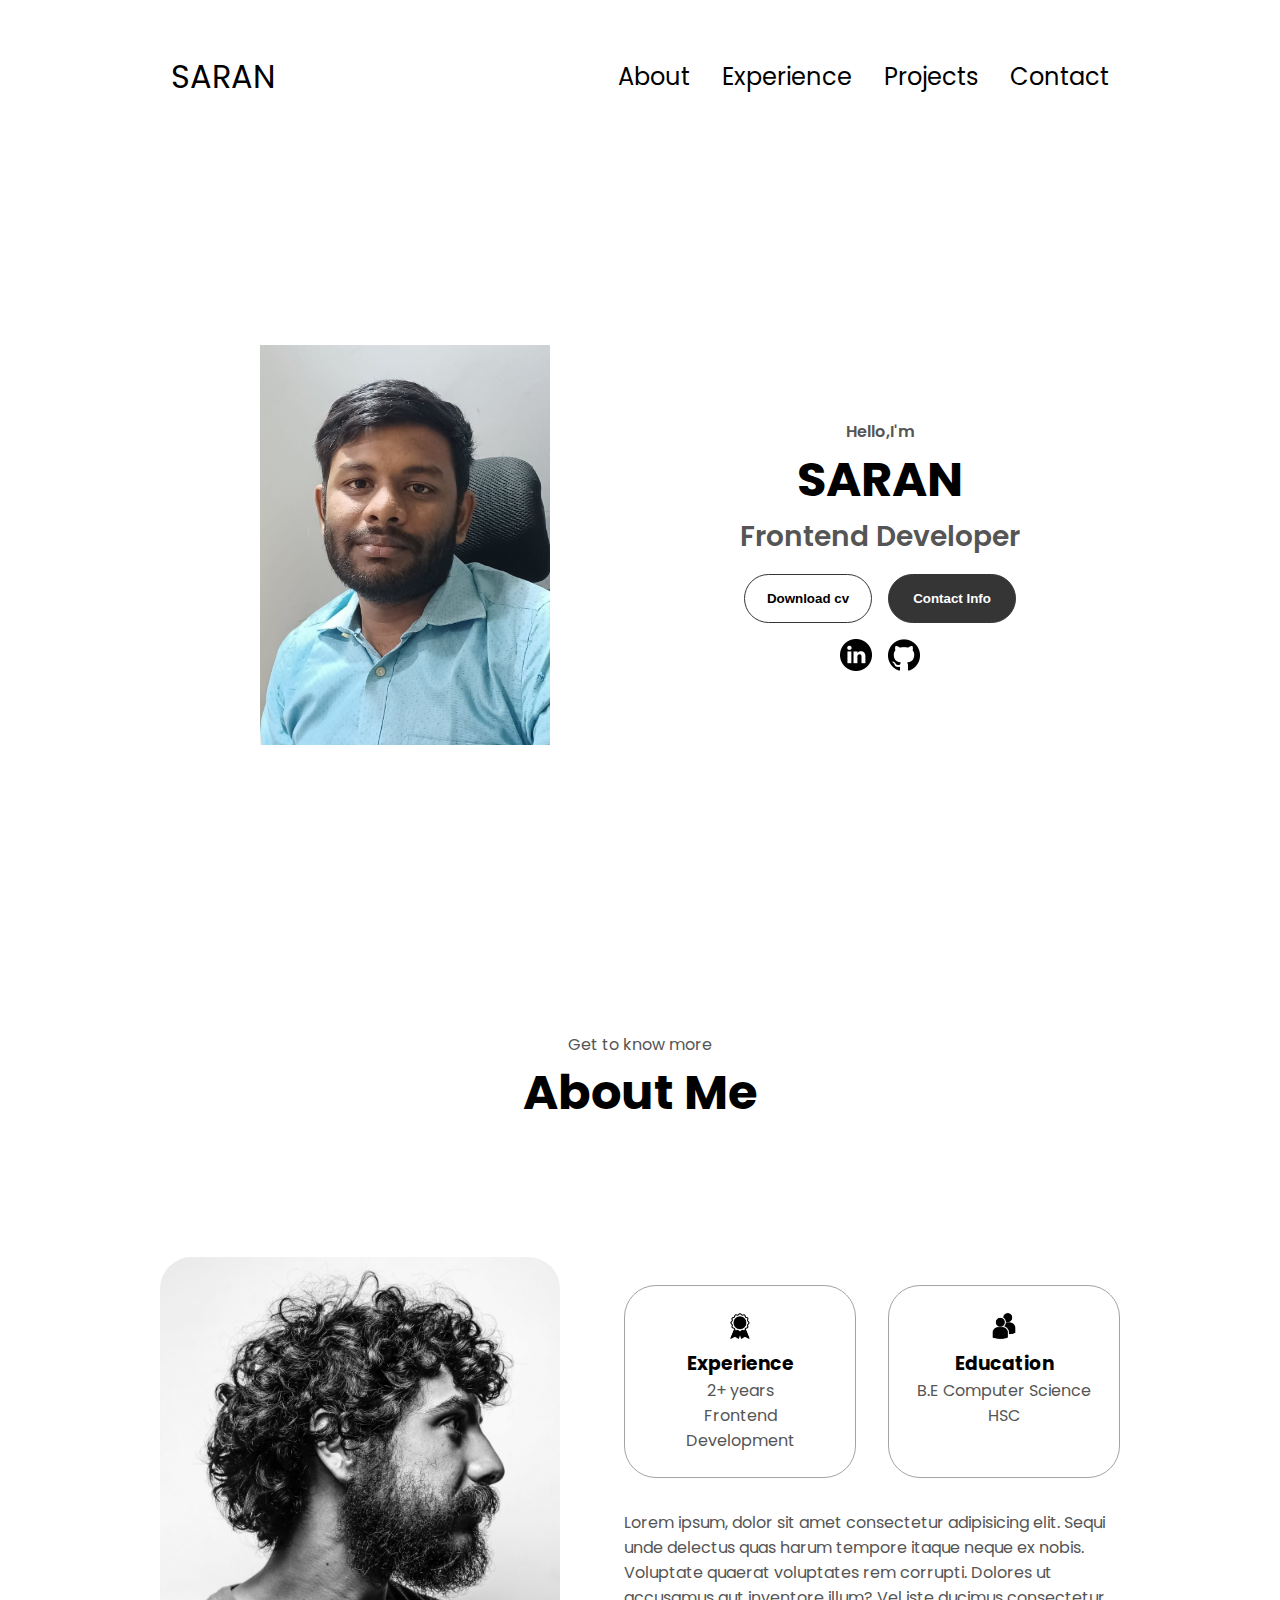
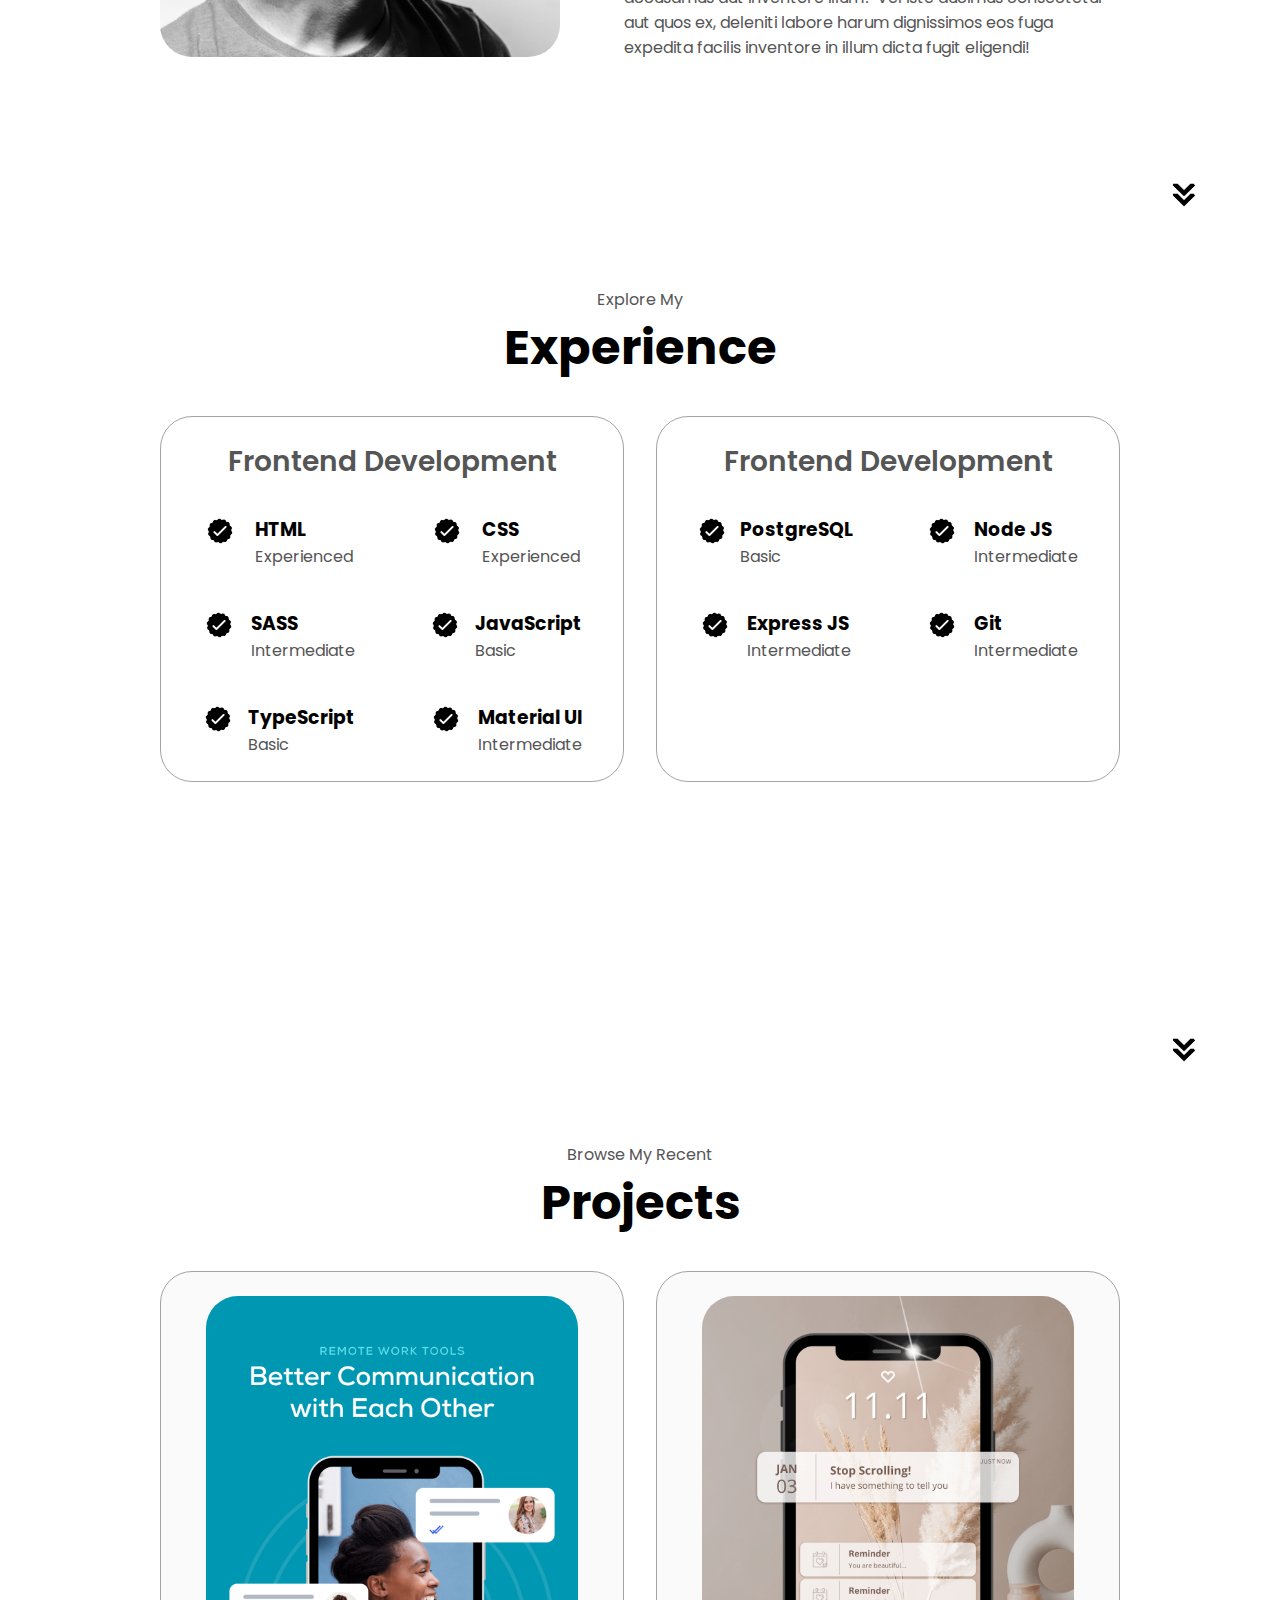
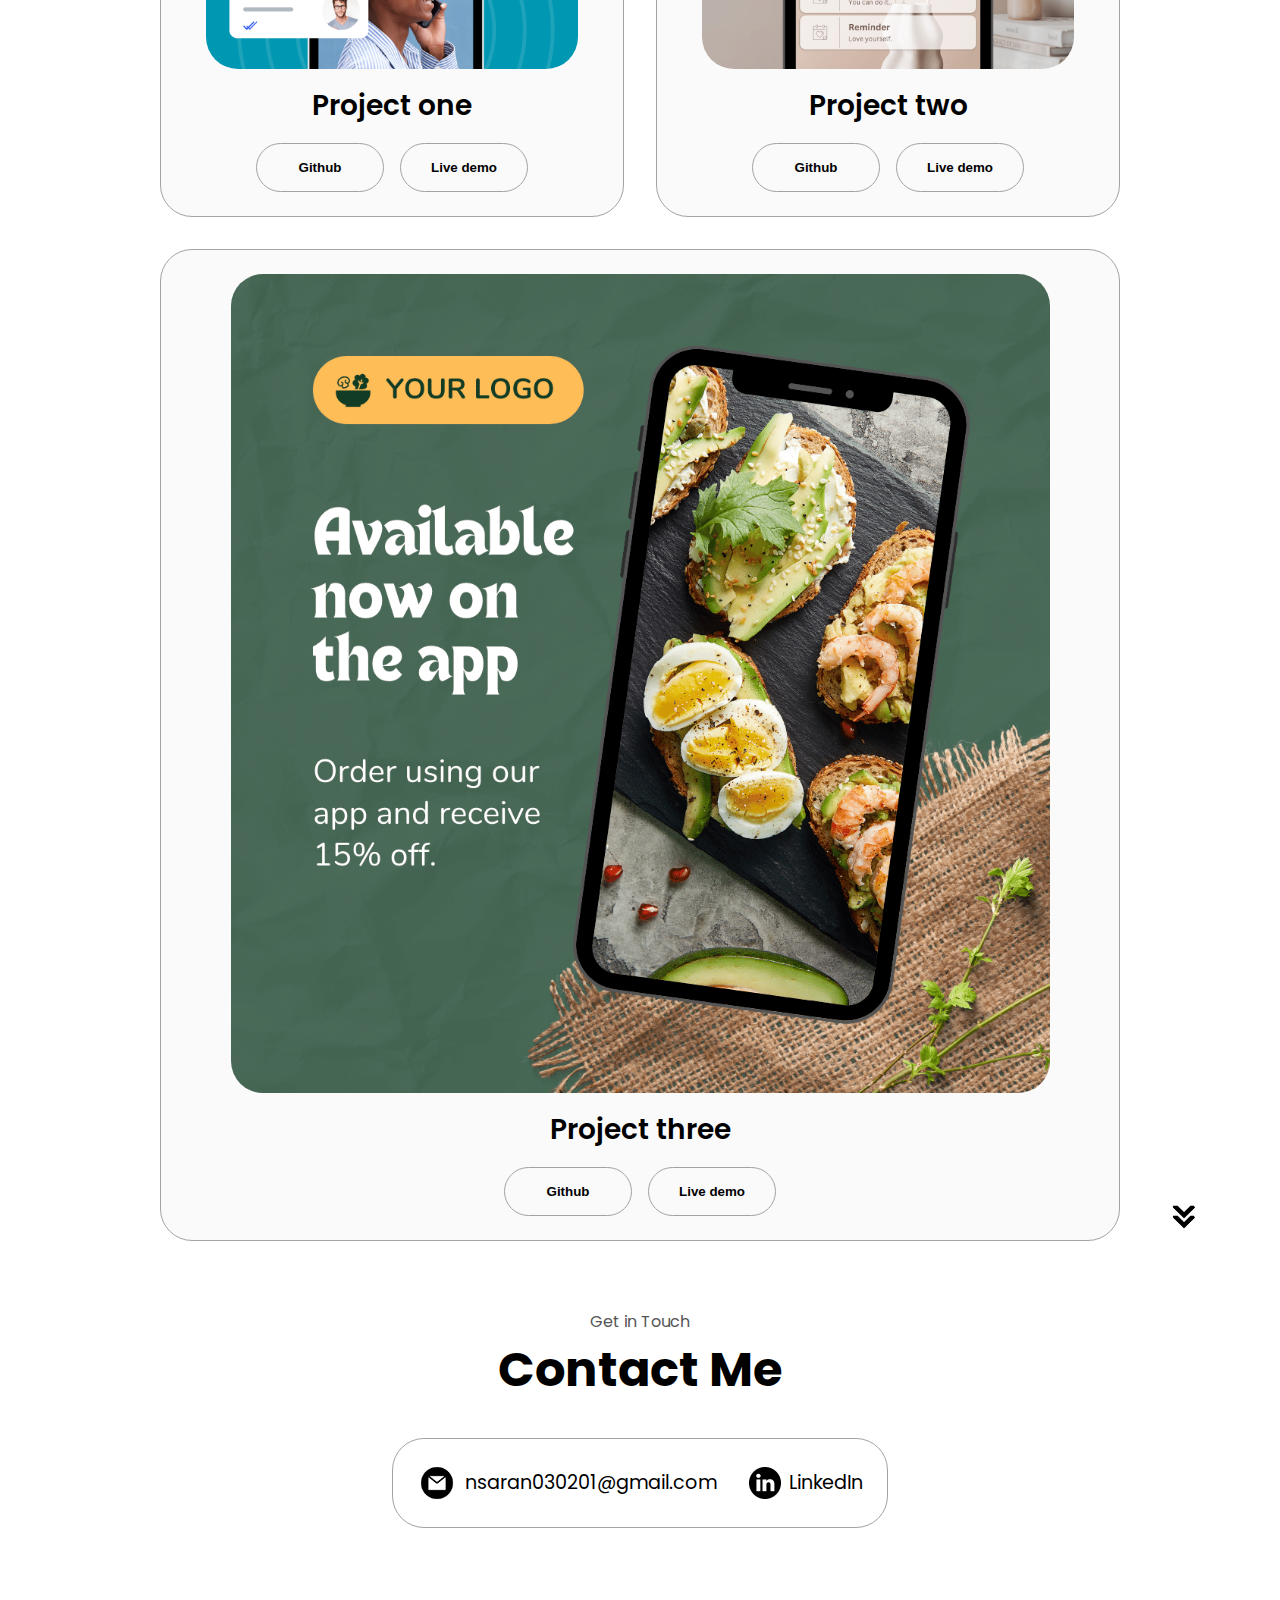
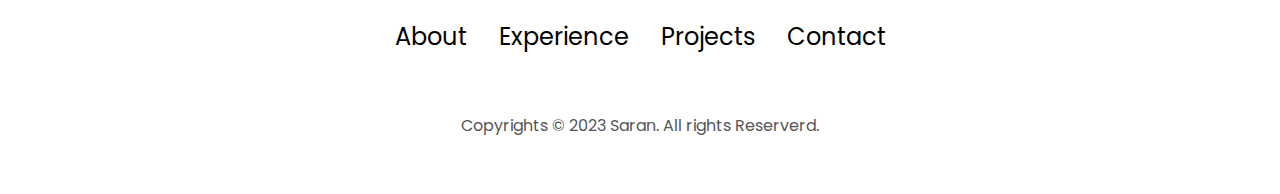
<file: index.html>
<!DOCTYPE html>
<html lang="en">
<head>
    <meta charset="UTF-8">
    <meta name="viewport" content="width=device-width, initial-scale=1.0">
    <title>My Portfolio</title>
    <link rel="stylesheet" href="../assets/style.css">
    <link rel="stylesheet" href="../assets/mediaqueries.css">
</head>
<body>
    <nav id="desktop-nav">
        <div class="logo">SARAN</div>
        <div>
            <ul class="nav-links">
                <li><a href="#about">About</a></li>
                <li><a href="#experience">Experience</a></li>
                <li><a href="#projects">Projects</a></li>
                <li><a href="#contact">Contact</a></li>
            </ul>
        </div>
     </nav>
    <nav id="hamburger-nav">
    <div class="logo">SARAN</div>
    <div class="hamburger-menu">
        <div class="hamburger-icon" onclick="toggleMenu()">
        <span></span>
        <span></span>
        <span></span>
        </div> 
        <div class="menu-links">
            <li><a href="#about" onclick="toggleMenu()">About</a></li>
            <li><a href="#experience" onclick="toggleMenu()">Experience</a></li>
            <li><a href="#projects" onclick="toggleMenu()">Projects</a></li>
            <li><a href="#contact" onclick="toggleMenu()">Contact</a></li>

        </div>     
    </div>

    </nav>
    <section id="profile">
        <div class="section__pic-container">
            <img src="./assets/background 2.jpeg" alt="SARAN profile picture">
        </div>
        <div class="section__text">
            <p class="section__text__p1">Hello,I'm</p>
            <h1 class="title">SARAN</h1>
            <p class="section__text__p2">Frontend Developer</p>
            <div class="btn-container">
                <button class="btn btn-color-2"onclick="window.open('../assets/resyme.pdf')">Download cv</button>
                <button class="btn btn-color-1"onclick="location.href='./#contact'">Contact Info</button>
            </div>
            <div id="socials-container">
                <img src="./assets/linkedin.png"
                alt="MyLinkedIn Profile"
                class="icon" onclick="location.href='https://linkedin.com/in/sarann3101'"/>

                <img src="./assets/github.png"
                alt="My Github Profile"
                class="icon" onclick="location.href='https://github.com/saran-narayana/'"/>
            </div>

        </div> 

    </section>
    <section id="about">
        <p class="section__text__p1">Get to know more</p>
        <h1 class="title">About Me</h1>
        <div class="section-container">
        <div class="section__pic-container">
            <img src="./assets/about-pic.png" 
            alt="Profile picture" 
            class="about-pic"
            />
            </div>
            <div class="about-details-container">
                <div class="about-containers">
                    <div class="details-container">
                        <img 
                        src="./assets/experience.png"
                        alt="Experience icon"
                        class="icon"/>
                        <h3>Experience</h3>
                        <p>2+ years <br>Frontend Development</p>
                    </div>
                    <div class="details-container">
                        <img src="./assets/education.png"
                        alt="Education icon"
                        class="icon"/>
                        <h3>Education</h3>
                        <p>B.E Computer Science <br /> HSC </p>
                    </div>
                </div>
                <div class="text-container">
                    <p>Lorem ipsum, dolor sit amet consectetur adipisicing elit. 
                        Sequi unde delectus quas harum tempore itaque neque ex nobis. 
                        Voluptate quaerat voluptates rem corrupti. 
                        Dolores ut accusamus aut inventore illum? 
                        Vel iste ducimus consectetur aut quos ex, 
                        deleniti labore harum dignissimos eos fuga expedita facilis inventore in illum dicta fugit eligendi!</p>
                </div>

            </div>

        </div>
        <img src="./assets/arrow.png" 
        alt="Arrow icon" 
        class="icon arrow"
        onclick="location.href='./#experience'"/>
    </section>
    <section id="experience">
        <p class="section__text__p1">Explore My</p>
        <h1 class="title">Experience</h1>
        <div class="experience-details-container">
          <div class="about-containers">
            <div class="details-container">
              <h2 class="experience-sub-title">Frontend Development</h2>
              <div class="article-container">
                <article>
                  <img
                    src="./assets/checkmark.png"
                    alt="Experience icon"
                    class="icon"
                  />
                  <div>
                    <h3>HTML</h3>
                    <p>Experienced</p>
                  </div>
                </article>
                <article>
                  <img
                    src="./assets/checkmark.png"
                    alt="Experience icon"
                    class="icon"
                  />
                  <div>
                    <h3>CSS</h3>
                    <p>Experienced</p>
                  </div>
                </article>
                <article>
                  <img
                    src="./assets/checkmark.png"
                    alt="Experience icon"
                    class="icon"
                  />
                  <div>
                    <h3>SASS</h3>
                    <p>Intermediate</p>
                  </div>
                </article>
                <article>
                  <img
                    src="./assets/checkmark.png"
                    alt="Experience icon"
                    class="icon"
                  />
                  <div>
                    <h3>JavaScript</h3>
                    <p>Basic</p>
                  </div>
                </article>
                <article>
                  <img
                    src="./assets/checkmark.png"
                    alt="Experience icon"
                    class="icon"
                  />
                  <div>
                    <h3>TypeScript</h3>
                    <p>Basic</p>
                  </div>
                </article>
                <article>
                  <img
                    src="./assets/checkmark.png"
                    alt="Experience icon"
                    class="icon"
                  />
                  <div>
                    <h3>Material UI</h3>
                    <p>Intermediate</p>
                  </div>
                </article>
              </div>
            </div>
            <div class="details-container">
              <h2 class="experience-sub-title">Frontend Development</h2>
              <div class="article-container">
                <article>
                  <img
                    src="./assets/checkmark.png"
                    alt="Experience icon"
                    class="icon"
                  />
                  <div>
                    <h3>PostgreSQL</h3>
                    <p>Basic</p>
                  </div>
                </article>
                <article>
                  <img
                    src="./assets/checkmark.png"
                    alt="Experience icon"
                    class="icon"
                  />
                  <div>
                    <h3>Node JS</h3>
                    <p>Intermediate</p>
                  </div>
                </article>
                <article>
                  <img
                    src="./assets/checkmark.png"
                    alt="Experience icon"
                    class="icon"
                  />
                  <div>
                    <h3>Express JS</h3>
                    <p>Intermediate</p>
                  </div>
                </article>
                <article>
                  <img
                    src="./assets/checkmark.png"
                    alt="Experience icon"
                    class="icon"
                  />
                  <div>
                    <h3>Git</h3>
                    <p>Intermediate</p>
                  </div>
                </article>
              </div>
            </div>
          </div>
        </div>
        <img
          src="./assets/arrow.png"
          alt="Arrow icon"
          class="icon arrow"
          onclick="location.href='./#projects'"/>
    </section>
    <section id="projects">
    <p class="section__text__p1">Browse My Recent</p>
    <h1 class="title">Projects</h1>
     <div class="experience-details-container">
      <div class="about-containers">
     <div class="details-container color-container">
      <div class="article-container">
        <img src="./assets/project-1.png" 
        alt="Project 1" 
        class="project-img"/>
      </div>
      <h2 class="experience-sub-title project-title">Project one</h2>
      <div class="btn-container">
        <button class="btn btn-color-2 project-btn"
        onclick="location.href='https://github.com/'"> Github
      </button>

      <button class="btn btn-color-2 project-btn"
      onclick="location.href='https://github.com/'"> Live demo
    </button>
      </div>
     </div>
     <div class="details-container color-container">
      <div class="article-container">
        <img src="./assets/project-2.png" 
        alt="Project 2" 
        class="project-img"/>
      </div>
      <h2 class="experience-sub-title project-title">Project two</h2>
      <div class="btn-container">
        <button class="btn btn-color-2 project-btn"
        onclick="location.href='https://github.com/'"> Github
      </button>

      <button class="btn btn-color-2 project-btn"
      onclick="location.href='https://github.com/'"> Live demo
    </button>
      </div>
     </div>
     <div class="details-container color-container">
      <div class="article-container">
        <img src="./assets/project-3.png" 
        alt="Project 3" 
        class="project-img"/>
      </div>
      <h2 class="experience-sub-title project-title">Project three</h2>
      <div class="btn-container">
        <button class="btn btn-color-2 project-btn"
        onclick="location.href='https://github.com/'"> Github
      </button>

      <button class="btn btn-color-2 project-btn"
      onclick="location.href='https://github.com/'"> Live demo
    </button>
      </div>
     </div>
     </div>
    </div> 
    <img src="./assets/arrow.png"
    alt="Arrow icon"
    class="icon arrow"
    onclick="location.href='./#projects'"/>

    </section>
    <section id="contact">
      <p class="section__text__p1">Get in Touch</p>
      <h1 class="title">Contact Me</h1>
      <div class="contact-info-upper-container">
        <div class="contact-info-container">
          <img
            src="./assets/email.png"
            alt="Email icon"
            class="icon contact-icon email-icon"
          />
          <p><a href="mailto:nsaran030201@gmail.com">nsaran030201@gmail.com</a></p>
        </div>
        <div class="contact-info-container">
          <img
            src="./assets/linkedin.png"
            alt="LinkedIn icon"
            class="icon contact-icon"
          />
          <p><a href="https://www.linkedin.com">LinkedIn</a></p>
        </div>
      </div>

    </section>

    <footer>
      <nav>
        <div class="nav-links-container">
          <ul class="nav-links">
            <li><a href="#about">About</a></li>
            <li><a href="#experience">Experience</a></li>
            <li><a href="#projects">Projects</a></li>
            <li><a href="#contact">Contact</a></li>
          </ul>
        </div>
      </nav>
      <p>Copyrights &#169; 2023 Saran. All rights Reserverd.</p>
    </footer>

    <script src="./assets/script.js"></script>
  </body>
</html>
</file>
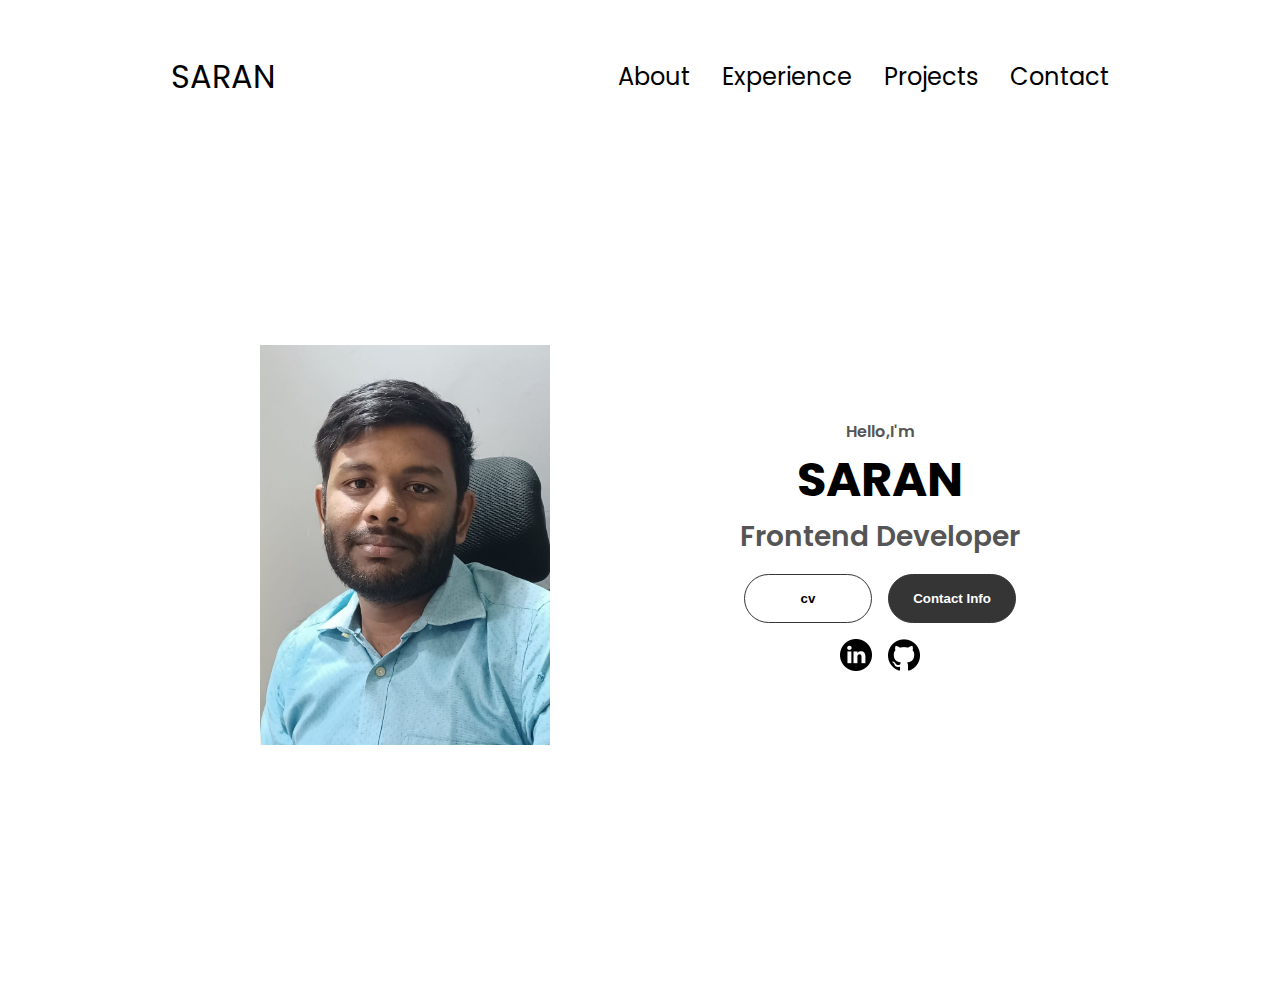
<file: assets/index.html>
<!DOCTYPE html>
<html lang="en">
<head>
    <meta charset="UTF-8">
    <meta name="viewport" content="width=device-width, initial-scale=1.0">
    <title>My Portfolio</title>
    <link rel="stylesheet" href="style.css">
    <link rel="stylesheet" href="mediaqueries.css">
</head>
<body>
    <nav id="desktop-nav">
        <div class="logo">SARAN</div>
        <div>
            <ul class="nav-links">
                <li><a href="#About">About</a></li>
                <li><a href="#Experience">Experience</a></li>
                <li><a href="#Projects">Projects</a></li>
                <li><a href="#Contact">Contact</a></li>
            </ul>
        </div>
    </nav>
    <nav id="hamburger-nav">
    <div class="logo">SARAN</div>
    <div class="hamburger-menu">
        <div class="hamburger-icon" onclick="toggleMenu()">
        <span></span>
        <span></span>
        <span></span>
        </div> 
        <div class="menu-links">
            <li><a href="#About" onclick="toggleMenu()">About</a></li>
            <li><a href="#Experience" onclick="toggleMenu()">Experience</a></li>
            <li><a href="#Projects" onclick="toggleMenu()">Projects</a></li>
            <li><a href="#Contact" onclick="toggleMenu()">Contact</a></li>

        </div>     
    </div>

    </nav>
    <section id="profile">
        <div class="section__pic-container">
            <img src="background 2.jpeg" alt="SARAN profile picture">

        </div>
        <div class="section__text">
            <p class="section__text__p1">Hello,I'm</p>
            <h1 class="title">SARAN</h1>
            <p class="section__text__p2">Frontend Developer</p>
            <div class="btn-container">
                <button class="btn btn-color-2"onclick="window.open('../assets/resyme.pdf')"> cv</button>
                <button class="btn btn-color-1"onclick="location.href='./#contact'">Contact Info</button>
            </div>
            <div id="socials-container">
                <img src="./linkedin.png"
                alt="MyLinkedIn Profile"
                class="icon" onclick="location.href='https://linkedin.com/'"/>

                <img src="./github.png"
                alt="My Github Profile"
                class="icon" onclick="location.href='https://github.com/saran-narayana/'"/>
            </div>

        </div>
    </section>

    <script src="script.js"></script>
</body>
</html>
</file>
<file: assets/style.css>
/*GENERAL*/


 @import url('https://fonts.googleapis.com/css2?family=Poppins:ital,wght@0,100;0,200;0,300;0,400;0,500;0,600;0,700;0,800;0,900;1,100;1,200;1,300;1,400;1,500;1,600;1,700;1,800;1,900&display=swap');
 
* {
     margin: 0;
    padding: 0; 

}

body {
    font-family: "Poppins", sans-serif;
}

html {
    scroll-behavior: smooth;
}

p {
    color: rgb(85, 85, 85);
}

          /*transition*/
.btn {
    transition: all 300ms ease;
}

    /*desktop nav*/
nav,
 .nav-links {
    display: flex;
}

nav {
    justify-content: space-around;
    align-items: center;
    height: 17vh;
}

.nav-links{
    gap: 2rem;
    list-style: none;
    font-size: 1.5rem;
}

a{
    color: black;
    text-decoration: none;
    text-decoration-color: white;
}

a:hover{
    color: grey;
    text-decoration: underline;
    text-underline-offset: 1rem;
    text-decoration-color: rgb(181, 181, 181);
}

.logo{
    font-size: 2rem;
}

.logo:hover{
    cursor:default;
}

                 /*hamburger*/
#hamburger-nav{
    display:none;
}

.hamburger-menu {
    position: relative;
    display: inline-block;
}

.hamburger-icon {
    display: flex;
    flex-direction: column;
    justify-content: space-between;
    height: 24px;
    width: 30px;
    cursor: pointer; 
}

.hamburger-icon span {
    width: 100%;
    height: 2px;
    background-color: black;
    transition: all 0.3 ease-in-out;
}

.menu-links {
    position: absolute;
    top: 100%;
    right: 0;
    background-color: white;
    width: fit-content;
    max-height: 0;
    overflow: hidden;
    transition: all 0.3 ease-in-out;

}

.menu-links a{
    display: block;
    padding: 10px;
    text-align: center;
    font-size: 1.5rem;
    color: black;
    text-decoration: none;
    transition: all 0.3 ease-in-out;

}

.menu-links li {
    list-style: none;
}

.menu-links.open{
    max-height: 300px;
}

.hamburger-icon.open span:first-child {
    transform: rotate(45deg) translate(10px, 5px);
}

.hamburger-icon.open span:nth-child(2){
    opacity: 0;
}

.hamburger-icon.open span:last-child {
    transform: rotate(-45deg) translate(10px, -5px);
}

.humburger-icon span:first-child {
        transform: none;
    }

.hamburger-icon span:first-child{
        opacity: 1;
    }

.hamburger-icon span:first-child {
    transform: none;
}

/*SECTIONS */

section {
    padding-top: 4vh;
    height: 95vh;
    margin: 0 10rem;
    box-sizing: border-box;
    min-height: fit-content;
}

.section-container {
    display: flex;
}


#profile {
    display: flex;
    justify-content: center;
    gap: 5rem;
    height: 80vh;
}

.section__pic-container {
    display: flex;
    height: 400px;
    width: 400px;
    margin: auto 0;
}

.section__text {
    align-self: center;
    text-align: center;
}

.section__text p{
    font-weight: 600;
}

.section__text__p1{
    text-align: center;
}

.section__text__p2{
    font-size: 1.75rem;
    margin-bottom: 1rem;

}

.title {
    font-size: 3rem;
    text-align: center;
}
 
#socials-container {
    display: flex;
    justify-content: center;
    margin-top: 1rem;
    gap: 1rem;
}

                  /*ICONS*/

.icon {
cursor: pointer;
height: 2rem;
}
 
             /*buttons*/

  .btn-container {
    display: flex;
    justify-content: center;
    gap: 1rem;
}
.btn{
    font-weight: 600;
    transition: all 300ms ease;
    padding: 1rem;
    width: 8rem;
    border-radius: 2rem;
}   

.btn-color-1, 
.btn-color-2{
    border: rgb(53, 53, 53) 0.1rem solid;
}

 .btn-color-1:hover,
 .btn-color-2:hover {
    cursor: pointer;
}  

.btn-color-1,
.btn-color-2:hover {
    background: rgb(53, 53, 53);
    color:white;
}

.btn-color-1:hover {
    background: rgb(0, 0, 0);
}

.btn-color-2 {
    background: none;
}

.btn-color-2:hover {
    border: rgb(255, 255, 255) 0.1rem solid;
}


.btn.btn-container{
    gap: 1rem;
}

                       /*About*/

#about {
    position: relative;
}

.about-containers {
    gap: 2rem;
    margin-bottom: 2rem;
    margin-top: 2rem;
} 

.about-details-container {
    justify-content: center;
    flex-direction: column;
}

.about-containers,
.about-details-container {
    display: flex;
}

.about-pic{
    border-radius: 2rem;
}

.arrow {
    position:absolute;
    right: -5rem;
    bottom: 2.5rem;
}

.details-container {
    padding: 1.5rem;
    flex: 1;
    background: white;
    border-radius: 2rem;
    border: rgb(53, 53, 53) 0.1rem solid;
    border-color: rgb(163, 163, 163);
    text-align: center;
}

.section-container {
    gap: 4rem;
    height: 80%;
}

.section__pic-container{
    height: 400px;
    width: 400px;
    margin: auto 0;
}

/*experience*/

#experience {
    position: relative;
  }
  
  .experience-sub-title {
    color: rgb(85, 85, 85);
    font-weight: 600;
    font-size: 1.75rem;
    margin-bottom: 2rem;
  }
  
  .experience-details-container {
    display: flex;
    justify-content: center;
    flex-direction: column;
  }
  
  .article-container {
    display: flex;
    text-align: initial;
    flex-wrap: wrap;
    flex-direction: row;
    gap: 2.5rem;
    justify-content: space-around;
  }
  
  article {
    display: flex;
    width: 10rem;
    justify-content: space-around;
    gap: 0.5rem;
  }
  
  article .icon {
    cursor: default;
  }
  
  /* PROJECTS SECTION */
  
  #projects {
    position: relative;
  }
  
  .color-container {
    border-color: rgb(163, 163, 163);
    background: rgb(250, 250, 250);
  }
  
  .project-img {
    border-radius: 2rem;
    width: 90%;
    height: 90%;
  }
  
  .project-title {
    margin: 1rem;
    color: black;
  }
  
  .project-btn {
    color: black;
    border-color: rgb(163, 163, 163);
  }

               /* CONTENT*/
  
#contact {
  display: flex;
  justify-content: center;
  flex-direction: column;
  height: 70vh;
}

.contact-info-upper-container {
  display: flex;
  justify-content: center;
  border-radius: 2rem;
  border: rgb(53, 53, 53) 0.1rem solid;
  border-color: rgb(163, 163, 163);
  background: (250, 250, 250);
  margin: 2rem auto;
  padding: 0.5rem;
}

.contact-info-container {
  display: flex;
  align-items: center;
  justify-content: center;
  gap: 0.5rem;
  margin: 1rem;
}

.contact-info-container p {
  font-size: larger;
}

.contact-icon {
  cursor: default;
}

.email-icon {
  height: 2.5rem;
}

/*footer*/

footer{
   height: 26vh;
   margin: 0 1rem;
}

footer p{
    text-align: center;
}
</file>
<file: assets/mediaqueries.css>
@media screen and (max-width: 1400px) {
    #profile {
        height: 83vh;
        margin-bottom: 6rem;
    }
    .about-containers{
        flex-wrap: wrap;
    }
    #contact,
    #projects {
        height: fit-content;
    }
}
 
@media screen and (max-width: 1200px) {
#desktop-nav {
    display: none;
}
 #hamburger-nav {
    display: flex;
 }
#experience, 
.experience-details-container {
     margin-top: 2rem; 
    } 
#profile, 
.section-container {
    display: block;
}
.arrow {
    display: none;
}
section,
.section-container {
    height: fit-content;
}
 section {
    margin: 0 5%;
}
.section__pic-container {
    width: 275px;
    height: 275px;
    margin: 0 auto 2rem;
}
.about-containers {
    margin-top: 0;
}
}

@media screen and (max-width: 600px) {
    #contact,
    footer {
        height: 40vh;
    }
    #profile {
        height: 83vh;
        margin-bottom: 0;
    }
    article {
        font-size: 1rem;
    }
    footer nav {
        height: fit-content;
        margin-bottom: 2rem;
    }

    .about-containers,
    .contact-info-upper-container,
    .btn-container {
        flex-wrap: wrap;
    }

    .contact-info-container {
        margin: 0;
      }
      .contact-info-container p,
      .nav-links li a {
        font-size: 1rem;
      }
      .experience-sub-title {
        font-size: 1.25rem;
      }
      .logo {
        font-size: 1.5rem;
      }
      .nav-links {
        flex-direction: column;
        gap: 0.5rem;
        text-align: center;
      }
      .section__pic-container {
        width: auto;
        height: 46vw;
        justify-content: center;
      }
      .section__text__p2 {
        font-size: 1.25rem;
      }
      .title {
        font-size: 2rem;
      }
      .text-container {
        text-align: justify;
      }
    }
</file>
